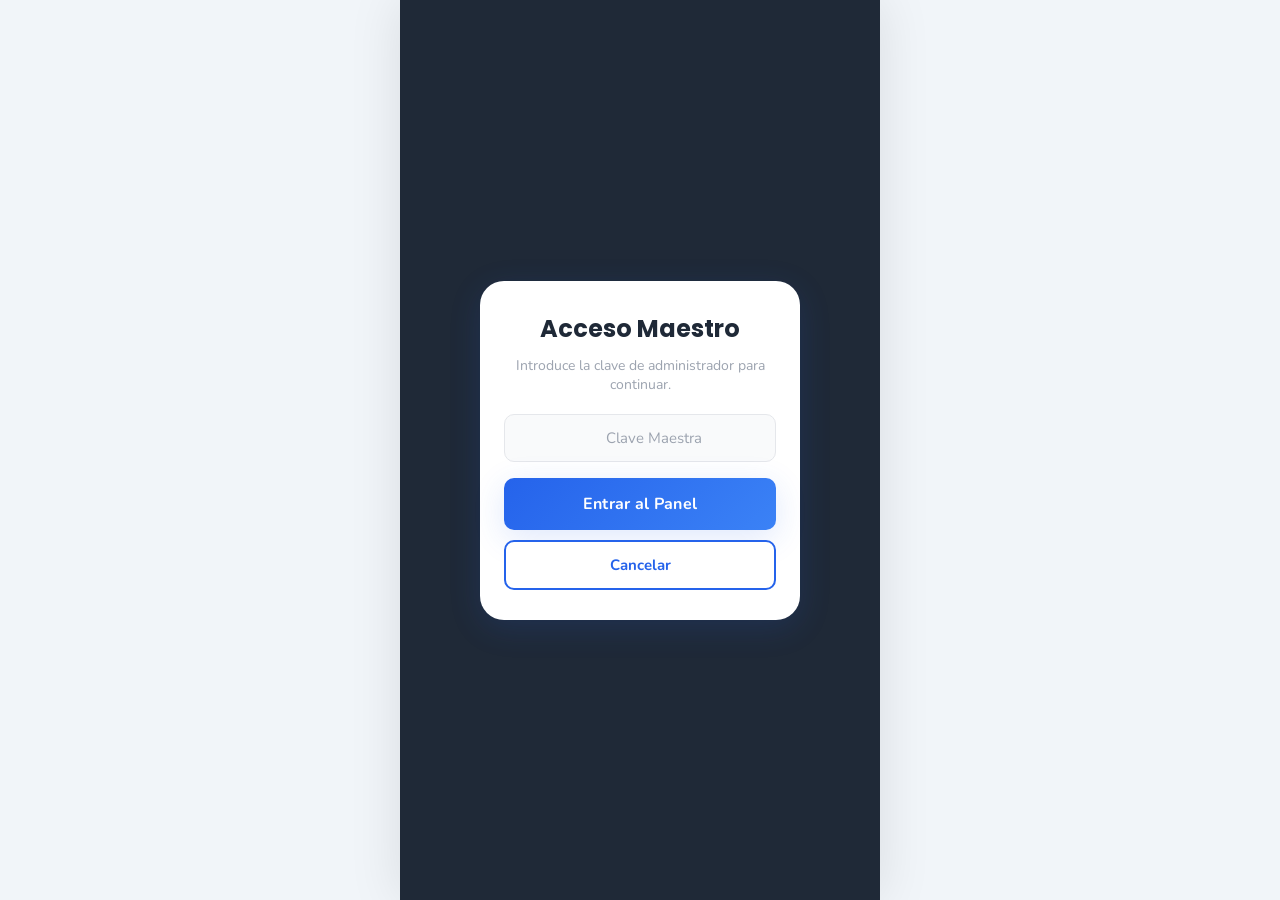
<file: admin.html>
<!DOCTYPE html>
<html lang="es">

<head>
  <meta charset="UTF-8" />
  <meta name="viewport" content="width=device-width, initial-scale=1.0" />
  <title>MediConnect – Panel Admin</title>
  <link rel="stylesheet" href="style.css" />
  <style>
    .admin-header {
      background: var(--white);
      padding: 52px 20px 16px;
      border-bottom: 1px solid var(--gray-100);
      display: flex;
      align-items: center;
      justify-content: space-between;
    }

    .admin-header h1 {
      font-family: var(--font-title);
      font-size: 20px;
      font-weight: 800;
      color: var(--gray-800);
    }

    .admin-content {
      padding: 20px;
    }

    .req-card {
      background: var(--white);
      border-radius: 16px;
      padding: 16px;
      margin-bottom: 16px;
      box-shadow: var(--shadow-sm);
      border: 1px solid var(--gray-100);
      display: flex;
      flex-direction: column;
      gap: 12px;
    }

    .req-user {
      display: flex;
      align-items: center;
      gap: 12px;
    }

    .req-avatar {
      width: 44px;
      height: 44px;
      background: var(--primary-light);
      color: var(--primary);
      border-radius: 50%;
      display: flex;
      align-items: center;
      justify-content: center;
      font-weight: 800;
      font-size: 18px;
    }

    .req-info h3 {
      font-size: 15px;
      font-weight: 700;
      color: var(--gray-800);
    }

    .req-info p {
      font-size: 12px;
      color: var(--gray-400);
    }

    .req-actions {
      display: flex;
      gap: 8px;
    }

    .btn-approve {
      background: #10B981;
      color: white;
      border: none;
      padding: 10px;
      border-radius: 10px;
      flex: 1;
      font-weight: 700;
      font-size: 13px;
      cursor: pointer;
      transition: opacity 0.2s;
    }

    .btn-reject {
      background: var(--gray-100);
      color: var(--gray-600);
      border: none;
      padding: 10px;
      border-radius: 10px;
      flex: 1;
      font-weight: 700;
      font-size: 13px;
      cursor: pointer;
    }

    .btn-approve:hover,
    .btn-reject:hover {
      opacity: 0.8;
    }

    /* Modal Access */
    #accessModal {
      position: fixed;
      top: 0;
      left: 50%;
      transform: translateX(-50%);
      width: 100%;
      max-width: 480px;
      height: 100%;
      background: var(--gray-800);
      z-index: 1000;
      display: flex;
      align-items: center;
      justify-content: center;
      padding: 20px;
    }

    .access-box {
      background: var(--white);
      width: 100%;
      max-width: 320px;
      padding: 30px 24px;
      border-radius: 24px;
      text-align: center;
      box-shadow: var(--shadow-lg);
    }

    .access-box h2 {
      font-family: var(--font-title);
      margin-bottom: 10px;
    }

    .access-box p {
      font-size: 14px;
      color: var(--gray-400);
      margin-bottom: 20px;
    }
  </style>
</head>

<body>
  <div id="accessModal">
    <div class="access-box">
      <h2>Acceso Maestro</h2>
      <p>Introduce la clave de administrador para continuar.</p>
      <input type="password" id="masterKey" class="input-field" placeholder="Clave Maestra"
        style="margin-bottom:16px; text-align:center;">
      <button class="btn-primary" onclick="verifyKey()">Entrar al Panel</button>
      <button class="btn-secondary" style="margin-top:10px;" onclick="location.href='dashboard.html'">Cancelar</button>
    </div>
  </div>

  <div class="page" id="adminPage" style="display:none;">
    <div class="app-header fade-up">
      <button class="back-btn" onclick="location.href='perfil.html'">
        <svg xmlns="http://www.w3.org/2000/svg" fill="none" viewBox="0 0 24 24" stroke-width="2.5"
          stroke="currentColor">
          <path stroke-linecap="round" stroke-linejoin="round" d="M15.75 19.5L8.25 12l7.5-7.5" />
        </svg>
      </button>
      <h1>Administración</h1>
    </div>

    <div class="view-content" id="requestsList" style="padding-top: 20px;">
      <p style="text-align:center; color:var(--gray-400); margin-top:40px;">Cargando solicitudes...</p>
    </div>
  </div>

  <div id="toast" class="toast"></div>

  <script src="app.js"></script>
  <script>
    const MASTER_PASSWORD = 'admin123'; // Clave por defecto (Cámbiala en producción)

    function showToast(msg, type = '') {
      const t = document.getElementById('toast');
      t.textContent = msg; t.className = 'toast ' + type; t.classList.add('show');
      setTimeout(() => t.classList.remove('show'), 2800);
    }

    function verifyKey() {
      const input = document.getElementById('masterKey').value;
      if (input === MASTER_PASSWORD) {
        document.getElementById('accessModal').style.display = 'none';
        document.getElementById('adminPage').style.display = 'block';
        loadRequests();
      } else {
        showToast('Clave incorrecta', 'error');
      }
    }

    async function loadRequests() {
      const list = await mediConnect.getValidatorRequests();
      const container = document.getElementById('requestsList');

      if (list.length === 0) {
        container.innerHTML = `<div style="text-align:center; margin-top:60px;">
          <div style="font-size:40px; margin-bottom:10px;">✅</div>
          <p style="color:var(--gray-400);">No hay solicitudes pendientes.</p>
        </div>`;
        return;
      }

      container.innerHTML = list.map(req => `
        <div class="req-card fade-up">
          <div class="req-user">
            <div class="req-avatar">${req.nombre.charAt(0).toUpperCase()}</div>
            <div class="req-info">
              <h3>${req.nombre}</h3>
              <p>${req.email}</p>
            </div>
          </div>
          <div class="req-actions">
            <button class="btn-reject" onclick="process('${req.id}', 'rechazado', '${req.usuario_id}')">Rechazar</button>
            <button class="btn-approve" onclick="process('${req.id}', 'aprobado', '${req.usuario_id}')">Aprobar Acceso</button>
          </div>
        </div>
      `).join('');
    }

    async function process(reqId, status, userId) {
      if (!confirm(`¿Estás seguro de ${status === 'aprobado' ? 'aprobar' : 'rechazar'} esta solicitud?`)) return;

      const ok = await mediConnect.processValidatorRequest(reqId, status, userId);
      if (ok) {
        showToast(`Usuario ${status}`, 'success');
        loadRequests();
      } else {
        showToast('Error al procesar', 'error');
      }
    }
  </script>
</body>

</html>
</file>
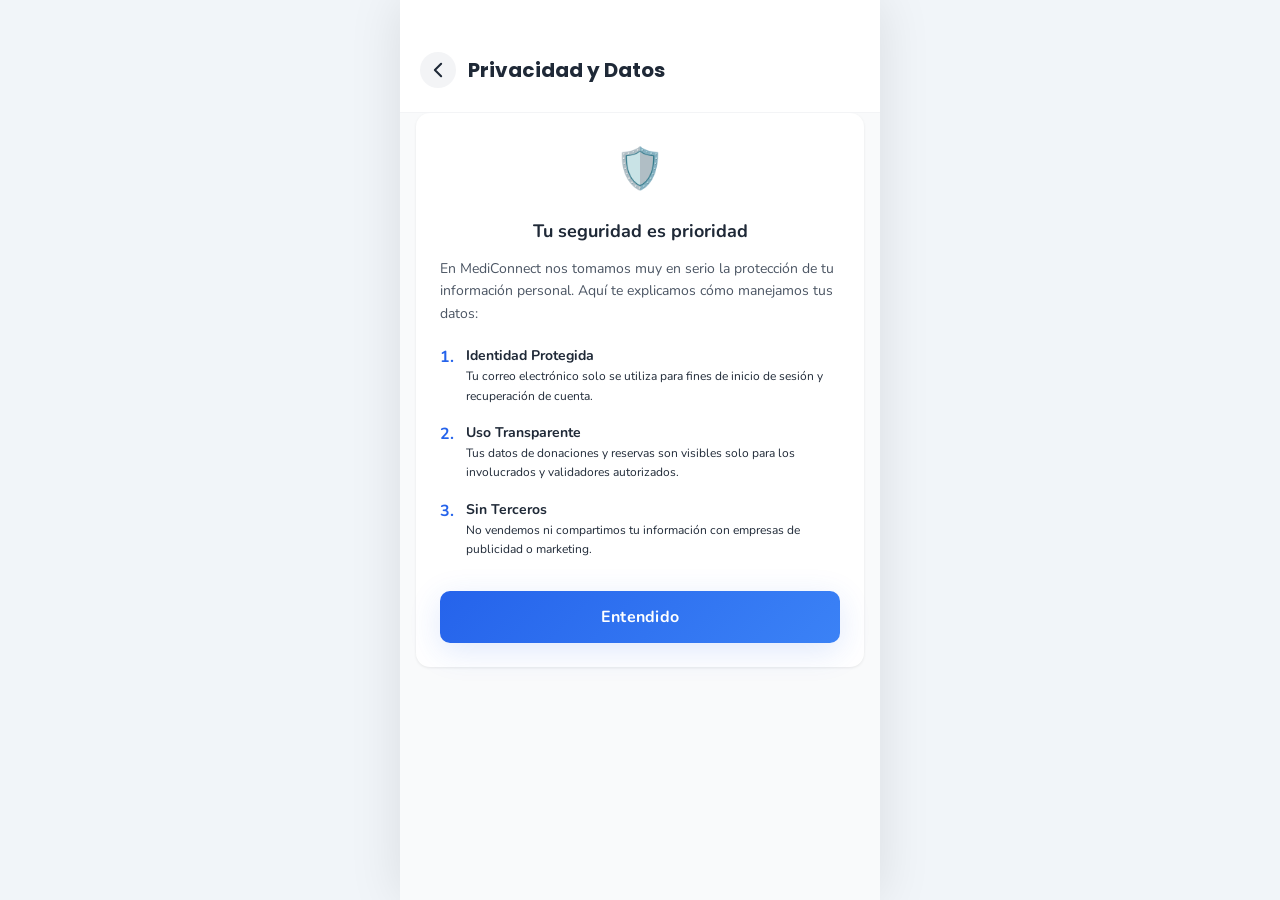
<file: privacidad.html>
<!DOCTYPE html>
<html lang="es">

<head>
  <meta charset="UTF-8" />
  <meta name="viewport" content="width=device-width, initial-scale=1.0" />
  <title>MediConnect – Privacidad</title>
  <link rel="stylesheet" href="style.css" />
</head>

<body>
  <div class="page">
    <!-- Header -->
    <div class="app-header fade-up">
      <button class="back-btn" onclick="location.href='perfil.html'">
        <svg xmlns="http://www.w3.org/2000/svg" fill="none" viewBox="0 0 24 24" stroke-width="2.5"
          stroke="currentColor">
          <path stroke-linecap="round" stroke-linejoin="round" d="M15.75 19.5L8.25 12l7.5-7.5" />
        </svg>
      </button>
      <h1>Privacidad y Datos</h1>
    </div>

    <div class="view-content">
      <div class="fade-up"
        style="background: var(--white); border-radius: var(--radius); padding: 24px; box-shadow: var(--shadow-sm); line-height: 1.6;">
        <div style="font-size: 40px; margin-bottom: 16px; text-align: center;">🛡️</div>
        <h2 style="font-size: 18px; margin-bottom: 12px; text-align: center;">Tu seguridad es prioridad</h2>

        <p style="font-size: 14px; color: var(--gray-600); margin-bottom: 20px;">
          En MediConnect nos tomamos muy en serio la protección de tu información personal. Aquí te explicamos cómo
          manejamos tus datos:
        </p>

        <div style="display: flex; flex-direction: column; gap: 16px;">
          <div style="display: flex; gap: 12px;">
            <div style="color: var(--primary); font-weight: 700;">1.</div>
            <div>
              <h4 style="font-size: 14px; color: var(--gray-800);">Identidad Protegida</h4>
              <p style="font-size: 12px; color: var(--gray-500);">Tu correo electrónico solo se utiliza para fines de
                inicio de sesión y recuperación de cuenta.</p>
            </div>
          </div>

          <div style="display: flex; gap: 12px;">
            <div style="color: var(--primary); font-weight: 700;">2.</div>
            <div>
              <h4 style="font-size: 14px; color: var(--gray-800);">Uso Transparente</h4>
              <p style="font-size: 12px; color: var(--gray-500);">Tus datos de donaciones y reservas son visibles solo
                para los involucrados y validadores autorizados.</p>
            </div>
          </div>

          <div style="display: flex; gap: 12px;">
            <div style="color: var(--primary); font-weight: 700;">3.</div>
            <div>
              <h4 style="font-size: 14px; color: var(--gray-800);">Sin Terceros</h4>
              <p style="font-size: 12px; color: var(--gray-500);">No vendemos ni compartimos tu información con empresas
                de publicidad o marketing.</p>
            </div>
          </div>
        </div>

        <button class="btn-primary" onclick="location.href='perfil.html'"
          style="width: 100%; margin-top: 32px;">Entendido</button>
      </div>
    </div>
  </div>
  <script src="app.js"></script>
</body>

</html>
</file>
<file: style.css>
/* ===== MediConnect - Global Styles ===== */
@import url('https://fonts.googleapis.com/css2?family=Nunito:wght@400;500;600;700;800&family=Poppins:wght@400;500;600;700&display=swap');

:root {
  --primary: #2563EB;
  --primary-dark: #1d4ed8;
  --primary-light: #EFF6FF;
  --primary-gradient: linear-gradient(135deg, #2563EB, #3B82F6);
  --secondary: #6B7280;
  --success: #10B981;
  --warning: #F59E0B;
  --danger: #EF4444;
  --gray-50: #F9FAFB;
  --gray-100: #F3F4F6;
  --gray-200: #E5E7EB;
  --gray-400: #9CA3AF;
  --gray-600: #4B5563;
  --gray-800: #1F2937;
  --white: #FFFFFF;
  --shadow-sm: 0 1px 3px rgba(0, 0, 0, 0.08);
  --shadow-md: 0 4px 16px rgba(0, 0, 0, 0.10);
  --shadow-lg: 0 8px 32px rgba(37, 99, 235, 0.15);
  --radius: 14px;
  --radius-sm: 10px;
  --nav-height: 72px;
  --font-main: 'Nunito', sans-serif;
  --font-title: 'Poppins', sans-serif;

  /* Role Colors - Premium Palettes */
  --role-donante: #10B981;
  --role-donante-bg: rgba(16, 185, 129, 0.1);
  --role-receptor: #6366F1;
  --role-receptor-bg: rgba(99, 102, 241, 0.1);
  --role-validador: #F59E0B;
  --role-validador-bg: rgba(245, 158, 11, 0.1);
}

* {
  margin: 0;
  padding: 0;
  box-sizing: border-box;
  -webkit-tap-highlight-color: transparent;
}

html {
  background: #f1f5f9;
  /* Fondo neutro para el 'overscan' en desktop */
  min-height: 100vh;
}

body {
  font-family: var(--font-main);
  background: var(--gray-50);
  color: var(--gray-800);
  min-height: 100vh;
  max-width: 480px;
  /* Tamaño oficial según perfil.html */
  margin: 0 auto;
  position: relative;
  overflow-x: hidden;
  box-shadow: 0 0 50px rgba(0, 0, 0, 0.1);
}

/* ===== BOTTOM NAV ===== */
.bottom-nav {
  position: fixed;
  bottom: 0;
  left: 50%;
  transform: translateX(-50%);
  width: 100%;
  max-width: 480px;
  background: var(--white);
  border-top: 1px solid var(--gray-200);
  display: flex;
  align-items: center;
  justify-content: space-around;
  height: var(--nav-height);
  z-index: 100;
  box-shadow: 0 -4px 20px rgba(0, 0, 0, 0.06);
}

.nav-item {
  display: flex;
  flex-direction: column;
  align-items: center;
  gap: 4px;
  color: var(--gray-400);
  text-decoration: none;
  font-size: 11px;
  font-weight: 600;
  cursor: pointer;
  transition: color 0.2s;
  padding: 8px 12px;
}

.nav-item.active {
  color: var(--primary);
}

.nav-item svg {
  width: 22px;
  height: 22px;
}

.nav-btn-center {
  background: var(--primary-gradient);
  border: none;
  border-radius: 50%;
  width: 54px;
  height: 54px;
  display: flex;
  align-items: center;
  justify-content: center;
  box-shadow: 0 4px 16px rgba(37, 99, 235, 0.4);
  cursor: pointer;
  margin-top: -12px;
  transition: transform 0.2s, box-shadow 0.2s;
}

.nav-btn-center:hover {
  transform: scale(1.08);
  box-shadow: 0 6px 20px rgba(37, 99, 235, 0.5);
}

.nav-btn-center svg {
  color: white;
  width: 26px;
  height: 26px;
}

/* ===== PAGE CONTENT ===== */
.page {
  padding-bottom: calc(var(--nav-height) + 16px);
  min-height: 100vh;
}

.page-no-nav {
  min-height: 100vh;
}

/* ===== CARDS ===== */
.card {
  background: var(--white);
  border-radius: var(--radius);
  padding: 16px;
  box-shadow: var(--shadow-sm);
  border: 1px solid var(--gray-100);
}

/* ===== BUTTONS ===== */
.btn-primary {
  background: var(--primary-gradient);
  color: white;
  border: none;
  border-radius: var(--radius-sm);
  padding: 15px 24px;
  font-size: 16px;
  font-weight: 700;
  font-family: var(--font-main);
  width: 100%;
  cursor: pointer;
  transition: opacity 0.2s, transform 0.15s, box-shadow 0.2s;
  box-shadow: var(--shadow-lg);
  letter-spacing: 0.3px;
}

.btn-primary:hover {
  opacity: 0.93;
  box-shadow: 0 6px 20px rgba(37, 99, 235, 0.35);
}

.btn-primary:active {
  transform: scale(0.98);
}

.btn-secondary {
  background: var(--white);
  color: var(--primary);
  border: 2px solid var(--primary);
  border-radius: var(--radius-sm);
  padding: 13px 24px;
  font-size: 15px;
  font-weight: 700;
  font-family: var(--font-main);
  width: 100%;
  cursor: pointer;
  transition: all 0.2s;
}

.btn-secondary:hover {
  background: var(--primary-light);
}

/* ===== INPUTS ===== */
.input-group {
  display: flex;
  flex-direction: column;
  gap: 6px;
}

.input-group label {
  font-size: 13px;
  font-weight: 700;
  color: var(--gray-600);
  text-transform: uppercase;
  letter-spacing: 0.5px;
}

.input-field {
  width: 100%;
  background: var(--gray-50);
  border: 1.5px solid var(--gray-200);
  border-radius: var(--radius-sm);
  padding: 13px 14px 13px 42px;
  font-size: 15px;
  font-family: var(--font-main);
  color: var(--gray-800);
  outline: none;
  transition: border-color 0.2s, box-shadow 0.2s;
}

.input-field:focus {
  border-color: var(--primary);
  box-shadow: 0 0 0 3px rgba(37, 99, 235, 0.1);
  background: white;
}

.input-field::placeholder {
  color: var(--gray-400);
}

.input-field.no-icon {
  padding-left: 14px;
}

.input-wrap {
  position: relative;
}

.input-wrap .input-icon {
  position: absolute;
  left: 13px;
  top: 50%;
  transform: translateY(-50%);
  color: var(--gray-400);
  width: 18px;
  height: 18px;
  pointer-events: none;
}

/* ===== STATUS BADGES ===== */
.badge {
  display: inline-flex;
  align-items: center;
  padding: 3px 10px;
  border-radius: 20px;
  font-size: 11px;
  font-weight: 700;
  text-transform: uppercase;
  letter-spacing: 0.4px;
}

.badge-success {
  background: #D1FAE5;
  color: #065F46;
}

.badge-warning {
  background: #FEF3C7;
  color: #92400E;
}

.badge-danger {
  background: #FEE2E2;
  color: #991B1B;
}

.badge-blue {
  background: var(--primary-light);
  color: var(--primary);
}

/* ROLE BADGES (Glassmorphism) */
.role-badge {
  display: inline-flex;
  align-items: center;
  gap: 6px;
  padding: 6px 14px;
  border-radius: 12px;
  font-size: 12px;
  font-weight: 800;
  text-transform: uppercase;
  letter-spacing: 0.5px;
  backdrop-filter: blur(8px);
  border: 1px solid rgba(255, 255, 255, 0.2);
}

.role-badge.donante {
  background: var(--role-donante-bg);
  color: var(--role-donante);
  border-color: rgba(16, 185, 129, 0.2);
}

.role-badge.receptor {
  background: var(--role-receptor-bg);
  color: var(--role-receptor);
  border-color: rgba(99, 102, 241, 0.2);
}

.role-badge.validador {
  background: var(--role-validador-bg);
  color: var(--role-validador);
  border-color: rgba(245, 158, 11, 0.2);
}

/* PREMIUM STATS CARD */
.stat-card {
  flex: 1;
  background: var(--white);
  border-radius: 18px;
  padding: 16px 12px;
  text-align: center;
  box-shadow: 0 4px 12px rgba(0, 0, 0, 0.03);
  border: 1px solid var(--gray-100);
  transition: transform 0.3s cubic-bezier(0.34, 1.56, 0.64, 1);
}

.stat-card:hover {
  transform: translateY(-5px);
  box-shadow: 0 8px 24px rgba(0, 0, 0, 0.06);
}

.stat-card .icon-wrap {
  width: 42px;
  height: 42px;
  border-radius: 12px;
  margin: 0 auto 10px;
  display: flex;
  align-items: center;
  justify-content: center;
}

.stat-card h4 {
  font-size: 20px;
  font-weight: 800;
  color: var(--gray-800);
  margin-bottom: 2px;
}

.stat-card p {
  font-size: 11px;
  font-weight: 700;
  color: var(--gray-400);
  text-transform: uppercase;
}

/* ===== MEDICINE CARD ===== */
.med-card {
  background: var(--white);
  border-radius: var(--radius);
  padding: 14px;
  display: flex;
  align-items: center;
  gap: 14px;
  box-shadow: var(--shadow-sm);
  border: 1px solid var(--gray-100);
  transition: box-shadow 0.2s;
}

.med-card:hover {
  box-shadow: var(--shadow-md);
}

.med-img {
  width: 60px;
  height: 60px;
  border-radius: 10px;
  object-fit: cover;
  background: var(--gray-100);
  flex-shrink: 0;
  display: flex;
  align-items: center;
  justify-content: center;
  font-size: 24px;
  overflow: hidden;
}

.med-img img {
  width: 100%;
  height: 100%;
  object-fit: cover;
}

.med-info {
  flex: 1;
  min-width: 0;
}

.med-info h3 {
  font-size: 15px;
  font-weight: 700;
  color: var(--gray-800);
  white-space: nowrap;
  overflow: hidden;
  text-overflow: ellipsis;
}

.med-info p {
  font-size: 12px;
  color: var(--gray-400);
  margin-top: 2px;
}

.med-info .med-meta {
  display: flex;
  align-items: center;
  gap: 4px;
  margin-top: 4px;
  font-size: 12px;
  color: var(--gray-600);
}

/* ===== MODAL ===== */
.modal-overlay {
  position: fixed;
  inset: 0;
  background: rgba(0, 0, 0, 0.5);
  backdrop-filter: blur(4px);
  z-index: 200;
  display: flex;
  align-items: center;
  justify-content: center;
  padding: 24px;
  opacity: 0;
  pointer-events: none;
  transition: opacity 0.2s;
}

.modal-overlay.show {
  opacity: 1;
  pointer-events: all;
}

.modal {
  background: var(--white);
  border-radius: 20px;
  padding: 28px 24px;
  width: 100%;
  max-width: 360px;
  text-align: center;
  transform: scale(0.9) translateY(20px);
  transition: transform 0.25s cubic-bezier(0.34, 1.56, 0.64, 1);
}

.modal-overlay.show .modal {
  transform: scale(1) translateY(0);
}

/* ===== TOAST ===== */
.toast {
  position: fixed;
  top: 16px;
  left: 50%;
  transform: translateX(-50%) translateY(-80px);
  background: var(--gray-800);
  color: white;
  padding: 12px 20px;
  border-radius: 30px;
  font-size: 14px;
  font-weight: 600;
  z-index: 300;
  transition: transform 0.3s cubic-bezier(0.34, 1.56, 0.64, 1);
  white-space: nowrap;
  max-width: 440px;
}

.toast.show {
  transform: translateX(-50%) translateY(0);
}

.toast.success {
  background: var(--success);
}

.toast.error {
  background: var(--danger);
}

/* ===== SKELETON LOADER ===== */
.skeleton {
  background: linear-gradient(90deg, var(--gray-100) 25%, var(--gray-200) 50%, var(--gray-100) 75%);
  background-size: 200% 100%;
  animation: shimmer 1.5s infinite;
  border-radius: 8px;
}

@keyframes shimmer {
  0% {
    background-position: 200% 0
  }

  100% {
    background-position: -200% 0
  }
}

/* ===== SECTION HEADER ===== */
.section-header {
  display: flex;
  align-items: center;
  justify-content: space-between;
  margin-bottom: 14px;
}

.section-header h2 {
  font-size: 17px;
  font-weight: 800;
  color: var(--gray-800);
  font-family: var(--font-title);
}

.section-header a {
  font-size: 13px;
  color: var(--primary);
  font-weight: 700;
  text-decoration: none;
}

/* ===== SCROLLBAR ===== */
::-webkit-scrollbar {
  width: 4px;
}

::-webkit-scrollbar-track {
  background: transparent;
}

::-webkit-scrollbar-thumb {
  background: var(--gray-200);
  border-radius: 10px;
}

/* ===== ANIMATIONS ===== */
@keyframes fadeUp {
  from {
    opacity: 0;
    transform: translateY(20px);
  }

  to {
    opacity: 1;
    transform: translateY(0);
  }
}

.fade-up {
  animation: fadeUp 0.4s ease forwards;
}

.delay-1 {
  animation-delay: 0.1s;
  opacity: 0;
}

.delay-2 {
  animation-delay: 0.2s;
  opacity: 0;
}

.delay-3 {
  animation-delay: 0.3s;
  opacity: 0;
}

.delay-4 {
  animation-delay: 0.4s;
  opacity: 0;
}

/* ===== SPINNER ===== */
.spinner {
  width: 20px;
  height: 20px;
  border: 2.5px solid rgba(255, 255, 255, 0.4);
  border-top-color: white;
  border-radius: 50%;
  animation: spin 0.7s linear infinite;
  display: inline-block;
}

@keyframes spin {
  to {
    transform: rotate(360deg);
  }
}

/* ===== APP HEADER ===== */
.app-header {
  background: var(--white);
  padding: 52px 20px 24px;
  display: flex;
  align-items: center;
  gap: 12px;
  position: sticky;
  top: 0;
  z-index: 100;
  border-bottom: 1px solid var(--gray-100);
  max-width: 480px;
  width: 100%;
  margin: 0 auto;
}

.app-header h1 {
  font-family: var(--font-title);
  font-size: 20px;
  font-weight: 700;
  color: var(--gray-800);
}

.back-btn {
  background: var(--gray-100);
  border: none;
  cursor: pointer;
  width: 36px;
  height: 36px;
  display: flex;
  align-items: center;
  justify-content: center;
  border-radius: 50%;
  transition: background 0.2s;
  color: var(--gray-800);
}

.back-btn:active {
  background: var(--gray-200);
}

.back-btn svg {
  width: 20px;
  height: 20px;
}

/* ===== SEARCH BOX ===== */
.search-box {
  background: var(--white);
  border-radius: var(--radius-sm);
  padding: 12px 16px;
  display: flex;
  align-items: center;
  gap: 10px;
  border: 1px solid var(--gray-200);
  transition: border-color 0.2s;
  width: 100%;
}

.search-box svg {
  width: 20px;
  height: 20px;
  flex-shrink: 0;
  color: var(--gray-400);
}

.search-box:focus-within {
  border-color: var(--primary);
}

.search-box input {
  border: none;
  outline: none;
  width: 100%;
  font-size: 14px;
  font-weight: 600;
  font-family: var(--font-main);
  background: transparent;
}

/* ===== GRID SYSTEM ===== */
.row-2 {
  display: grid;
  grid-template-columns: 1fr 1fr;
  gap: 12px;
}

/* ===== DASHBOARD SPECIFIC ===== */
.header-greeting h2 {
  font-family: var(--font-title);
  font-size: 22px;
  font-weight: 800;
  color: var(--gray-800);
  letter-spacing: -0.5px;
}

.header-greeting p {
  font-size: 14px;
  color: var(--gray-400);
  font-weight: 600;
}

.avatar {
  width: 44px;
  height: 44px;
  border-radius: 12px;
  background: var(--gray-100);
  display: flex;
  align-items: center;
  justify-content: center;
  font-weight: 800;
  color: var(--primary);
  border: 1px solid var(--gray-200);
  cursor: pointer;
  transition: transform 0.2s;
}

.avatar:active {
  transform: scale(0.95);
}

.dash-content,
.view-content,
.admin-content,
.content-area {
  padding: 0 16px 20px;
  display: flex;
  flex-direction: column;
  gap: 20px;
  position: relative;
  z-index: 5;
}

.stats-container {
  display: flex;
  gap: 12px;
  padding: 0 20px;
  margin-top: -10px;
}

/* ===== FILTERS & CHIPS ===== */
.filter-chips {
  display: flex;
  gap: 8px;
  overflow-x: auto;
  padding: 14px 20px;
  scrollbar-width: none;
}

.filter-chips::-webkit-scrollbar {
  display: none;
}

.chip {
  border: 1.5px solid var(--gray-200);
  border-radius: 20px;
  padding: 7px 16px;
  font-size: 13px;
  font-weight: 700;
  font-family: var(--font-main);
  color: var(--gray-600);
  background: var(--white);
  cursor: pointer;
  white-space: nowrap;
  transition: all 0.2s;
  flex-shrink: 0;
}

.chip.active {
  background: var(--primary);
  border-color: var(--primary);
  color: white;
}

/* ===== RESULTS LIST ===== */
.results-list {
  padding: 0 16px 16px;
  display: flex;
  flex-direction: column;
  gap: 10px;
}

.med-card-full {
  background: var(--white);
  border-radius: var(--radius);
  padding: 14px;
  display: flex;
  align-items: center;
  gap: 14px;
  box-shadow: var(--shadow-sm);
  border: 1px solid var(--gray-100);
}

.med-card-full .med-img {
  width: 68px;
  height: 68px;
  border-radius: 12px;
  background: var(--gray-100);
  display: flex;
  align-items: center;
  justify-content: center;
  font-size: 26px;
  flex-shrink: 0;
  overflow: hidden;
}

.med-card-full .med-info {
  flex: 1;
  min-width: 0;
}

.med-card-full .med-info h3 {
  font-size: 15px;
  font-weight: 700;
  color: var(--gray-800);
}

.med-card-full .med-info p {
  font-size: 12px;
  color: var(--gray-400);
  margin-top: 2px;
}

.med-card-full .med-qty {
  font-size: 13px;
  font-weight: 700;
  color: var(--primary);
  white-space: nowrap;
}

.med-card-full .med-location {
  display: flex;
  align-items: center;
  gap: 4px;
  font-size: 12px;
  color: var(--gray-600);
  margin-top: 4px;
}

.btn-detail {
  background: var(--gray-800);
  color: white;
  border: none;
  border-radius: 10px;
  padding: 9px 14px;
  font-size: 12px;
  font-weight: 700;
  font-family: var(--font-main);
  cursor: pointer;
  white-space: nowrap;
  transition: background 0.2s;
}

.btn-detail:hover {
  background: var(--primary);
}

/* ===== FORM & SCANNER ===== */
.scanner-area {
  background: var(--primary-light);
  border: 2px dashed rgba(37, 99, 235, 0.3);
  border-radius: var(--radius);
  padding: 28px;
  text-align: center;
  cursor: pointer;
  transition: all 0.2s;
}

.scanner-area:hover {
  background: #dbeafe;
  border-color: var(--primary);
}

.scanner-icon {
  font-size: 36px;
  margin-bottom: 8px;
}

.scanner-area span {
  display: block;
  color: var(--primary);
  font-weight: 700;
  font-size: 15px;
  margin-top: 2px;
}

.photo-upload {
  border: 2px dashed var(--gray-200);
  border-radius: var(--radius);
  padding: 24px;
  text-align: center;
  cursor: pointer;
  transition: all 0.2s;
  background: var(--gray-50);
}

.photo-upload:hover {
  border-color: var(--primary);
  background: var(--primary-light);
}

.photo-upload-icon {
  font-size: 28px;
  margin-bottom: 6px;
}

.photo-upload span {
  font-size: 13px;
  color: var(--gray-400);
  font-weight: 600;
}

.photo-upload input {
  display: none;
}

#photoPreview {
  max-width: 100%;
  border-radius: 10px;
  margin-top: 10px;
  display: none;
}

select.input-field {
  padding-left: 14px;
  appearance: none;
  background-image: url("data:image/svg+xml,%3Csvg xmlns='http://www.w3.org/2000/svg' fill='none' viewBox='0 0 24 24' stroke='%239CA3AF'%3E%3Cpath stroke-linecap='round' stroke-linejoin='round' stroke-width='2' d='M19 9l-7 7-7-7'/%3E%3C/svg%3E");
  background-repeat: no-repeat;
  background-position: right 12px center;
  background-size: 16px;
}

/* ===== QR MODAL ===== */
.qr-modal-content {
  text-align: center;
}

.qr-modal-content h2 {
  font-size: 20px;
  font-weight: 800;
  color: var(--gray-800);
  margin-bottom: 6px;
  font-family: var(--font-title);
}

.qr-modal-content p {
  font-size: 13px;
  color: var(--gray-400);
  margin-bottom: 20px;
}

.qr-box {
  background: var(--white);
  border: 2px dashed var(--gray-200);
  border-radius: 12px;
  padding: 20px;
  display: inline-flex;
  align-items: center;
  justify-content: center;
  margin-bottom: 12px;
}

#qrCode {
  width: 160px;
  height: 160px;
}

/* ===== PROFILE SPECIFIC (From master template) ===== */
.profile-hero {
  background: linear-gradient(160deg, #1e40af 0%, #3B82F6 100%);
  padding: 52px 20px 80px;
  text-align: center;
  position: relative;
  overflow: hidden;
}

.profile-hero::before {
  content: '';
  position: absolute;
  width: 200px;
  height: 200px;
  background: rgba(255, 255, 255, 0.07);
  border-radius: 50%;
  bottom: -60px;
  right: -40px;
}

.avatar-lg {
  width: 88px;
  height: 88px;
  border-radius: 50%;
  border: 3px solid rgba(255, 255, 255, 0.7);
  background: rgba(255, 255, 255, 0.2);
  display: inline-flex;
  align-items: center;
  justify-content: center;
  font-size: 34px;
  font-weight: 800;
  color: white;
  margin-bottom: 14px;
  overflow: hidden;
  position: relative;
  z-index: 1;
}

.profile-name {
  font-family: var(--font-title);
  font-size: 22px;
  font-weight: 700;
  color: white;
  margin-bottom: 6px;
  position: relative;
  z-index: 1;
}

.profile-badge {
  display: inline-flex;
  align-items: center;
  gap: 6px;
  background: rgba(255, 255, 255, 0.18);
  border: 1px solid rgba(255, 255, 255, 0.3);
  color: white;
  padding: 5px 14px;
  border-radius: 20px;
  font-size: 12px;
  font-weight: 700;
  text-transform: uppercase;
  letter-spacing: 0.8px;
  backdrop-filter: blur(4px);
  position: relative;
  z-index: 1;
}

.profile-content {
  padding: 0 16px 20px;
  margin-top: -24px;
  position: relative;
  z-index: 5;
}

/* Account options (Used in Profile and elsewhere) */
.account-item {
  background: var(--white);
  border-radius: var(--radius);
  padding: 15px 16px;
  display: flex;
  align-items: center;
  gap: 14px;
  box-shadow: var(--shadow-sm);
  border: 1px solid var(--gray-100);
  margin-bottom: 8px;
  cursor: pointer;
  transition: background 0.15s;
}

.account-item:hover {
  background: var(--gray-50);
}

.account-item-icon {
  width: 36px;
  height: 36px;
  background: var(--primary-light);
  border-radius: 10px;
  display: flex;
  align-items: center;
  justify-content: center;
  flex-shrink: 0;
  font-size: 20px;
}

.account-item-icon svg {
  width: 18px;
  height: 18px;
  color: var(--primary);
}

.account-item-label {
  flex: 1;
  font-size: 14px;
  font-weight: 600;
  color: var(--gray-800);
}

.account-item-arrow {
  color: var(--gray-400);
}

.account-item-arrow svg {
  width: 16px;
  height: 16px;
}

.logout-btn {
  background: #FEE2E2;
  color: #DC2626;
  border: none;
  border-radius: var(--radius);
  padding: 15px;
  width: 100%;
  font-size: 15px;
  font-weight: 700;
  font-family: var(--font-main);
  cursor: pointer;
  margin-top: 8px;
  transition: background 0.2s;
}

.logout-btn:hover {
  background: #FECACA;
}

.qr-id {
  font-size: 14px;
  font-weight: 700;
  color: var(--primary);
  margin-bottom: 16px;
}

/* ===== SCANNER CUSTOM STYLES ===== */
.scanner-area {
  background: var(--white);
  border: 2px dashed var(--gray-200);
  border-radius: var(--radius);
  padding: 24px;
  display: flex;
  flex-direction: column;
  align-items: center;
  gap: 12px;
  cursor: pointer;
  transition: all 0.2s;
}

.scanner-area:hover {
  border-color: var(--primary);
  background: var(--primary-light);
}

.scanner-area span {
  font-size: 13px;
  font-weight: 700;
  color: var(--primary);
  text-transform: uppercase;
  letter-spacing: 0.5px;
}

.scan-line {
  position: absolute;
  top: 0;
  left: 0;
  width: 100%;
  height: 4px;
  background: var(--primary);
  box-shadow: 0 0 12px var(--primary);
  animation: scan 2s linear infinite;
  z-index: 10;
  opacity: 0.8;
}

@keyframes scan {
  0% {
    top: 0;
  }

  50% {
    top: 100%;
  }

  100% {
    top: 0;
  }
}

#reader video,
#scannerVideo {
  object-fit: cover !important;
  width: 100% !important;
  height: 100% !important;
  min-height: 250px;
  background: #000;
}

#reader__scan_region {
  background: transparent !important;
}

#reader__dashboard_section_csr button {
  background: var(--primary-gradient) !important;
  color: white !important;
  border: none !important;
  border-radius: 8px !important;
  padding: 8px 16px !important;
  font-family: var(--font-main) !important;
  font-weight: 700 !important;
  cursor: pointer !important;
}

/* ===== AUTH PAGES ===== */
.auth-page {
  min-height: 100vh;
  display: flex;
  flex-direction: column;
  padding: 0 0 40px 0;
}

.auth-hero {
  background: linear-gradient(160deg, #1e40af 0%, #3B82F6 60%, #60A5FA 100%);
  padding: 48px 24px 56px;
  text-align: center;
  position: relative;
  overflow: hidden;
}

.auth-hero::before {
  content: '';
  position: absolute;
  width: 260px;
  height: 260px;
  background: rgba(255, 255, 255, 0.06);
  border-radius: 50%;
  bottom: -80px;
  right: -60px;
}

.auth-hero::after {
  content: '';
  position: absolute;
  width: 140px;
  height: 140px;
  background: rgba(255, 255, 255, 0.07);
  border-radius: 50%;
  top: -30px;
  left: -30px;
}

.logo-icon {
  width: 70px;
  height: 70px;
  background: rgba(255, 255, 255, 0.18);
  border-radius: 20px;
  display: inline-flex;
  align-items: center;
  justify-content: center;
  margin-bottom: 16px;
  backdrop-filter: blur(8px);
  border: 1px solid rgba(255, 255, 255, 0.25);
  box-shadow: 0 8px 24px rgba(0, 0, 0, 0.15);
  position: relative;
  z-index: 1;
}

.logo-icon svg {
  width: 36px;
  height: 36px;
  color: white;
}

.auth-hero h1 {
  font-family: var(--font-title);
  font-size: 28px;
  font-weight: 700;
  color: white;
  margin-bottom: 6px;
  position: relative;
  z-index: 1;
}

.auth-hero p {
  font-size: 14px;
  color: rgba(255, 255, 255, 0.82);
  position: relative;
  z-index: 1;
}

.auth-card {
  background: var(--white);
  border-radius: 24px 24px 0 0;
  margin-top: -20px;
  padding: 28px 24px;
  flex: 1;
  position: relative;
  z-index: 2;
  box-shadow: 0 -4px 24px rgba(0, 0, 0, 0.07);
}

.google-auth-section {
  margin-bottom: 20px;
}

.google-auth-btn {
  display: flex;
  align-items: center;
  justify-content: center;
  gap: 12px;
  width: 100%;
  padding: 14px;
  background: var(--white);
  border: 2px solid var(--gray-200);
  border-radius: var(--radius-sm);
  font-size: 15px;
  font-weight: 700;
  font-family: var(--font-main);
  color: var(--gray-800);
  cursor: pointer;
  transition: all 0.2s ease;
  box-shadow: var(--shadow-sm);
}

.google-auth-btn:hover {
  border-color: #4285F4;
  background: #F8FBFF;
  box-shadow: 0 4px 12px rgba(66, 133, 244, 0.15);
  transform: translateY(-1px);
}

.google-auth-btn:active {
  transform: scale(0.98);
}

.google-auth-btn:disabled {
  opacity: 0.7;
  cursor: not-allowed;
}

.google-auth-btn img {
  width: 20px;
  height: 20px;
}

.auth-divider {
  display: flex;
  align-items: center;
  gap: 12px;
  margin: 20px 0;
}

.auth-divider::before,
.auth-divider::after {
  content: '';
  flex: 1;
  height: 1px;
  background: var(--gray-200);
}

.auth-divider span {
  font-size: 12px;
  font-weight: 700;
  color: var(--gray-400);
  text-transform: uppercase;
  letter-spacing: 0.5px;
  white-space: nowrap;
}

.auth-tabs {
  display: flex;
  background: var(--gray-100);
  border-radius: 12px;
  padding: 4px;
  margin-bottom: 24px;
}

.auth-tab {
  flex: 1;
  padding: 10px;
  border: none;
  background: transparent;
  border-radius: 9px;
  font-size: 14px;
  font-weight: 700;
  font-family: var(--font-main);
  color: var(--gray-400);
  cursor: pointer;
  transition: all 0.2s;
}

.auth-tab.active {
  background: var(--white);
  color: var(--primary);
  box-shadow: var(--shadow-sm);
}

.role-label {
  font-size: 13px;
  font-weight: 700;
  color: var(--gray-600);
  text-transform: uppercase;
  letter-spacing: 0.5px;
  margin-bottom: 10px;
}

.role-grid {
  display: grid;
  grid-template-columns: repeat(2, 1fr);
  gap: 10px;
  margin-bottom: 20px;
}

.role-btn {
  border: 2px solid var(--gray-200);
  border-radius: var(--radius);
  padding: 14px 8px;
  background: var(--white);
  cursor: pointer;
  display: flex;
  flex-direction: column;
  align-items: center;
  gap: 6px;
  font-size: 12px;
  font-weight: 700;
  font-family: var(--font-main);
  color: var(--gray-600);
  transition: all 0.2s;
}

.role-btn.active {
  border-color: var(--primary);
  background: var(--primary-light);
  color: var(--primary);
}

.role-btn svg {
  width: 22px;
  height: 22px;
}

.role-btn.active svg {
  stroke: var(--primary);
}

.form-section {
  display: none;
  flex-direction: column;
  gap: 16px;
}

.form-section.visible {
  display: flex;
}

.footer-text {
  text-align: center;
  font-size: 12px;
  color: var(--gray-400);
  margin-top: 20px;
}

.register-link {
  text-align: center;
  font-size: 13px;
  margin-top: 8px;
}

.register-link a {
  color: var(--primary);
  text-decoration: none;
  font-weight: 600;
}

.register-link a:hover {
  text-decoration: underline;
}

.modal h3 {
  font-family: var(--font-title);
  font-size: 20px;
  font-weight: 700;
  margin-bottom: 8px;
  color: var(--gray-800);
}

.modal p {
  font-size: 14px;
  color: var(--gray-400);
  margin-bottom: 20px;
}

.modal .btn-primary {
  margin-bottom: 10px;
}

.modal .btn-secondary {
  border: none;
  color: var(--gray-400);
}

.modal .btn-secondary:hover {
  background: var(--gray-100);
  color: var(--gray-600);
}
</file>
